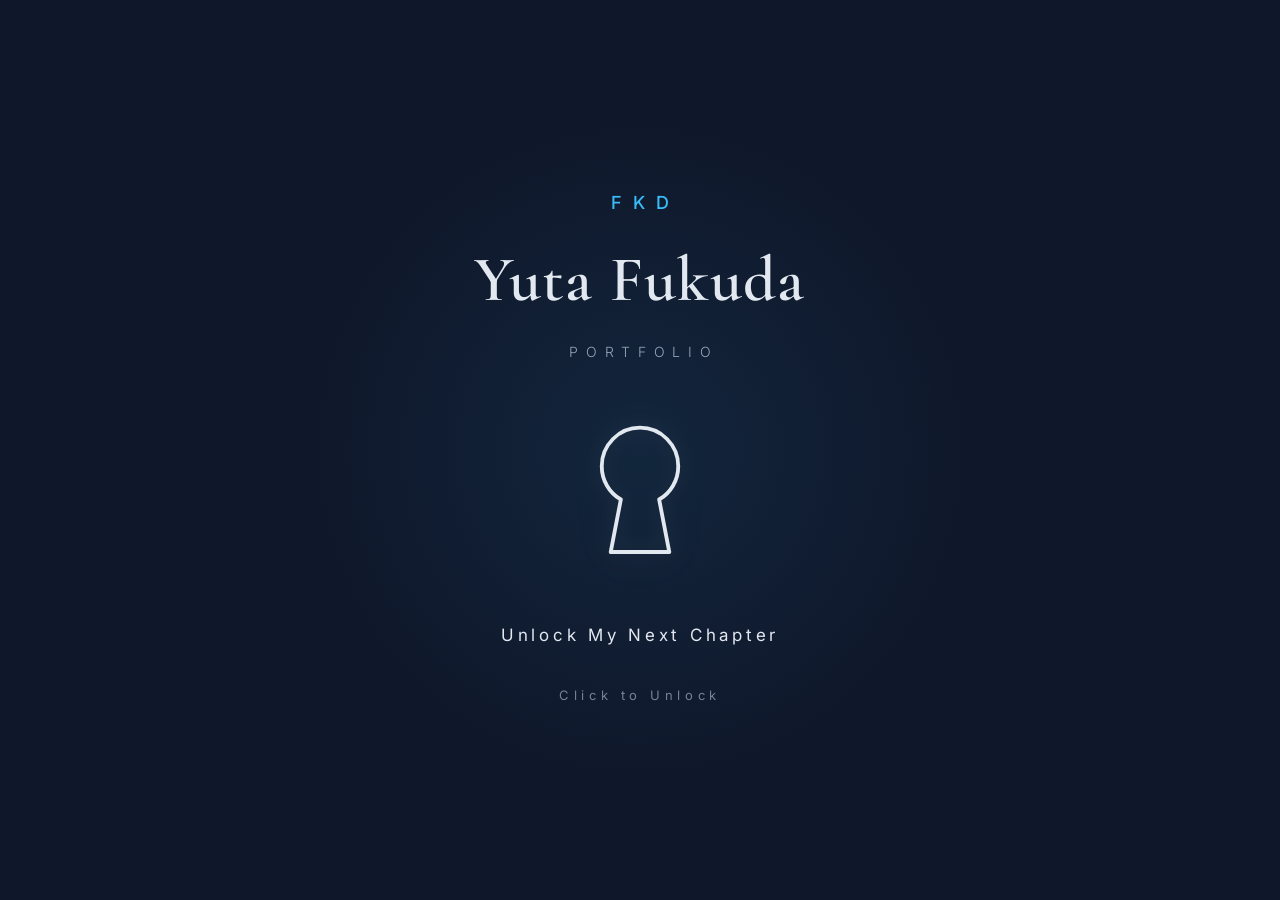
<file: index.html>
<!doctype html>
<html lang="ja">
  <head>
    <meta charset="UTF-8" />

    <meta name="viewport" content="width=device-width, initial-scale=1.0" />

    <title>FKD Portfolio | Yuta Fukuda</title>

    <meta
      name="description"
      content="Yuta Fukudaのポートフォリオサイトです。HTML、CSS、Web制作を学習しています。"
    />

    <!-- Google Fonts -->
    <link rel="preconnect" href="https://fonts.googleapis.com" />

    <link rel="preconnect" href="https://fonts.gstatic.com" crossorigin />

    <link
      href="https://fonts.googleapis.com/css2?family=Cormorant+Garamond:wght@400;600&family=Inter:wght@300;400;500;600;700&family=Noto+Sans+JP:wght@300;400;500;700&display=swap"
      rel="stylesheet"
    />

    <!-- CSS -->
    <link rel="stylesheet" href="css/reset.css" />
    <link rel="stylesheet" href="css/variables.css" />
    <link rel="stylesheet" href="css/base.css" />
    <link rel="stylesheet" href="css/opening.css" />
    <link rel="stylesheet" href="css/header.css" />
    <link rel="stylesheet" href="css/hero.css" />
    <link rel="stylesheet" href="css/about.css" />
    <link rel="stylesheet" href="css/skills.css" />
    <link rel="stylesheet" href="./css/works.css" />
    <link rel="stylesheet" href="./css/contact.css" />
    <link rel="stylesheet" href="./css/footer.css" />
    <link rel="stylesheet" href="css/animation.css" />
    <link rel="stylesheet" href="css/responsive.css" />
  </head>

  <body>
    <!-- Opening -->
    <section class="opening">
      <div class="opening-inner">
        <p class="brand">FKD</p>

        <h1 class="site-title">Yuta Fukuda</h1>

        <p class="portfolio">PORTFOLIO</p>

        <div class="logo-area">
          <a href="portfolio.html" class="keyhole-link">
            <img
              src="images/logo/keyhole.svg"
              alt="FKDの鍵穴ロゴ"
              class="keyhole"
            />
          </a>
        </div>

        <p class="copy">Unlock My Next Chapter</p>

        <a href="portfolio.html" class="unlock"> Click to Unlock </a>
      </div>
    </section>
  </body>
</html>
</file>
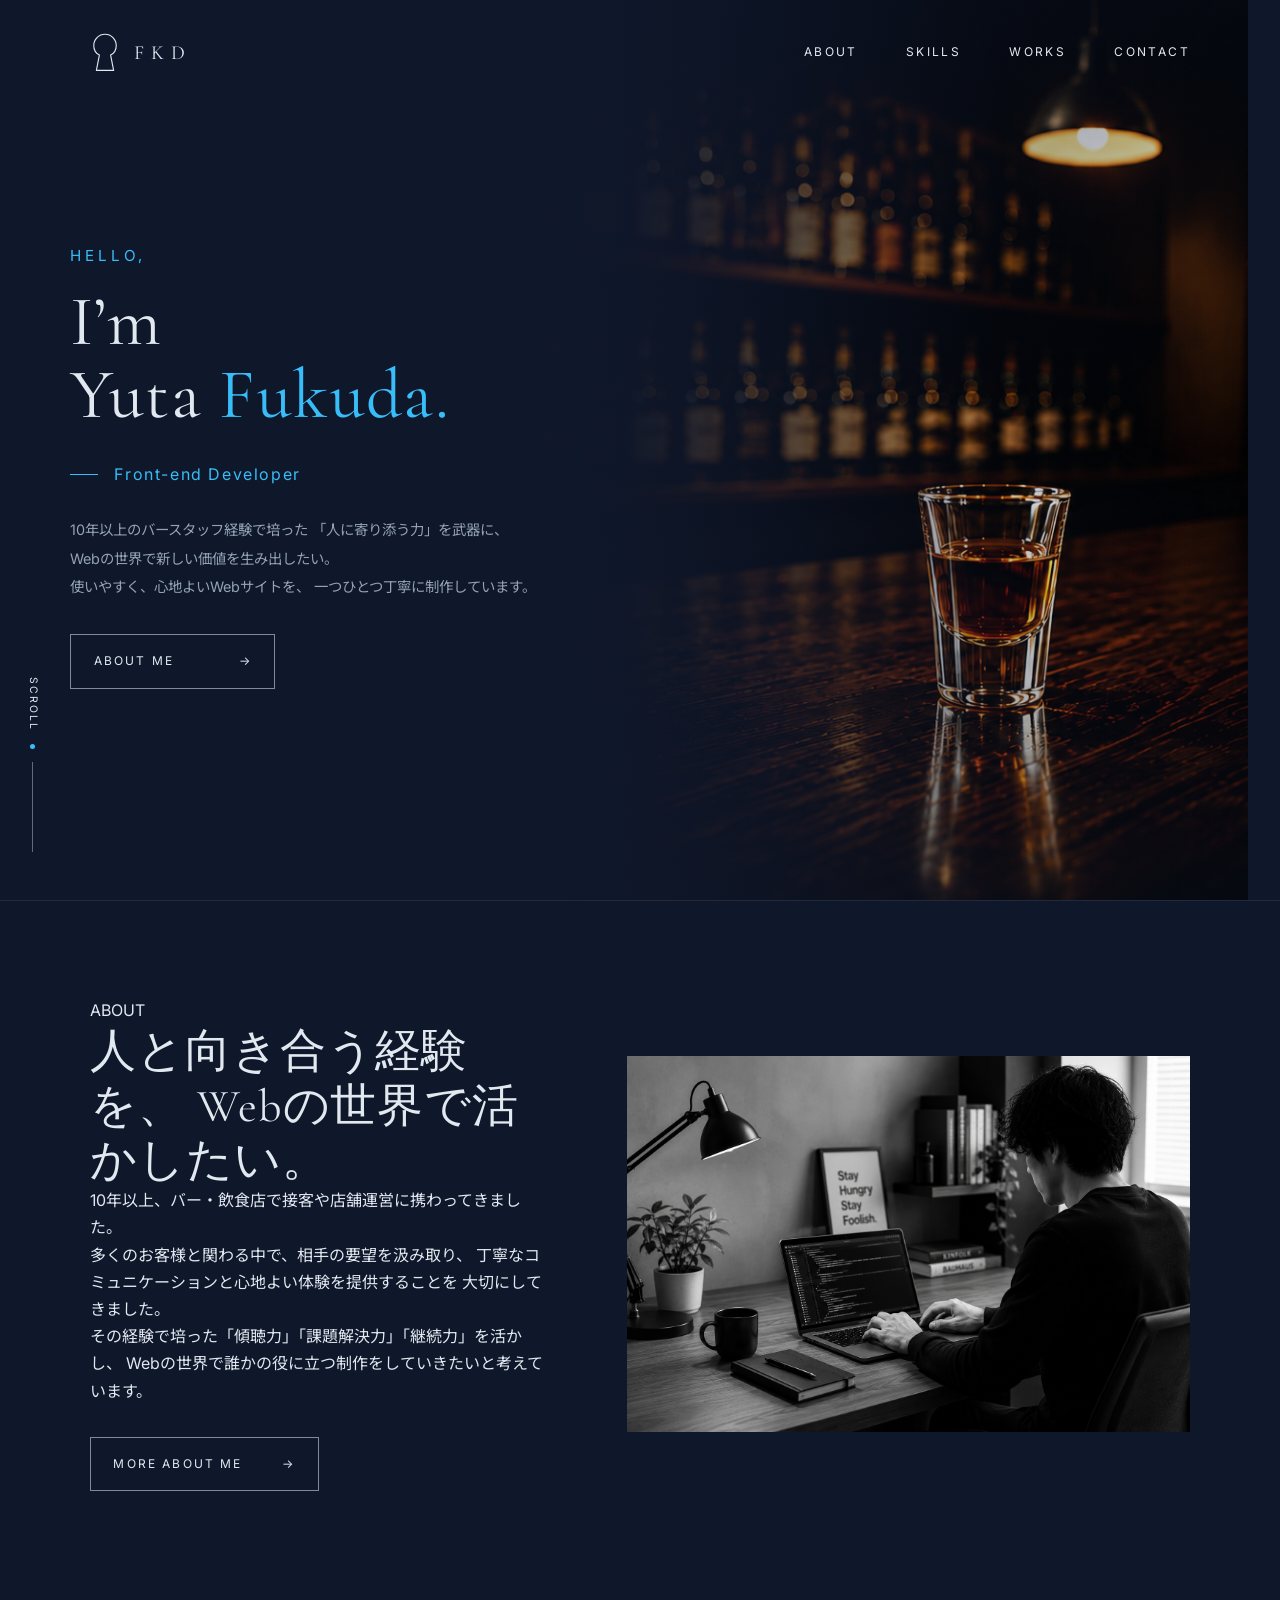
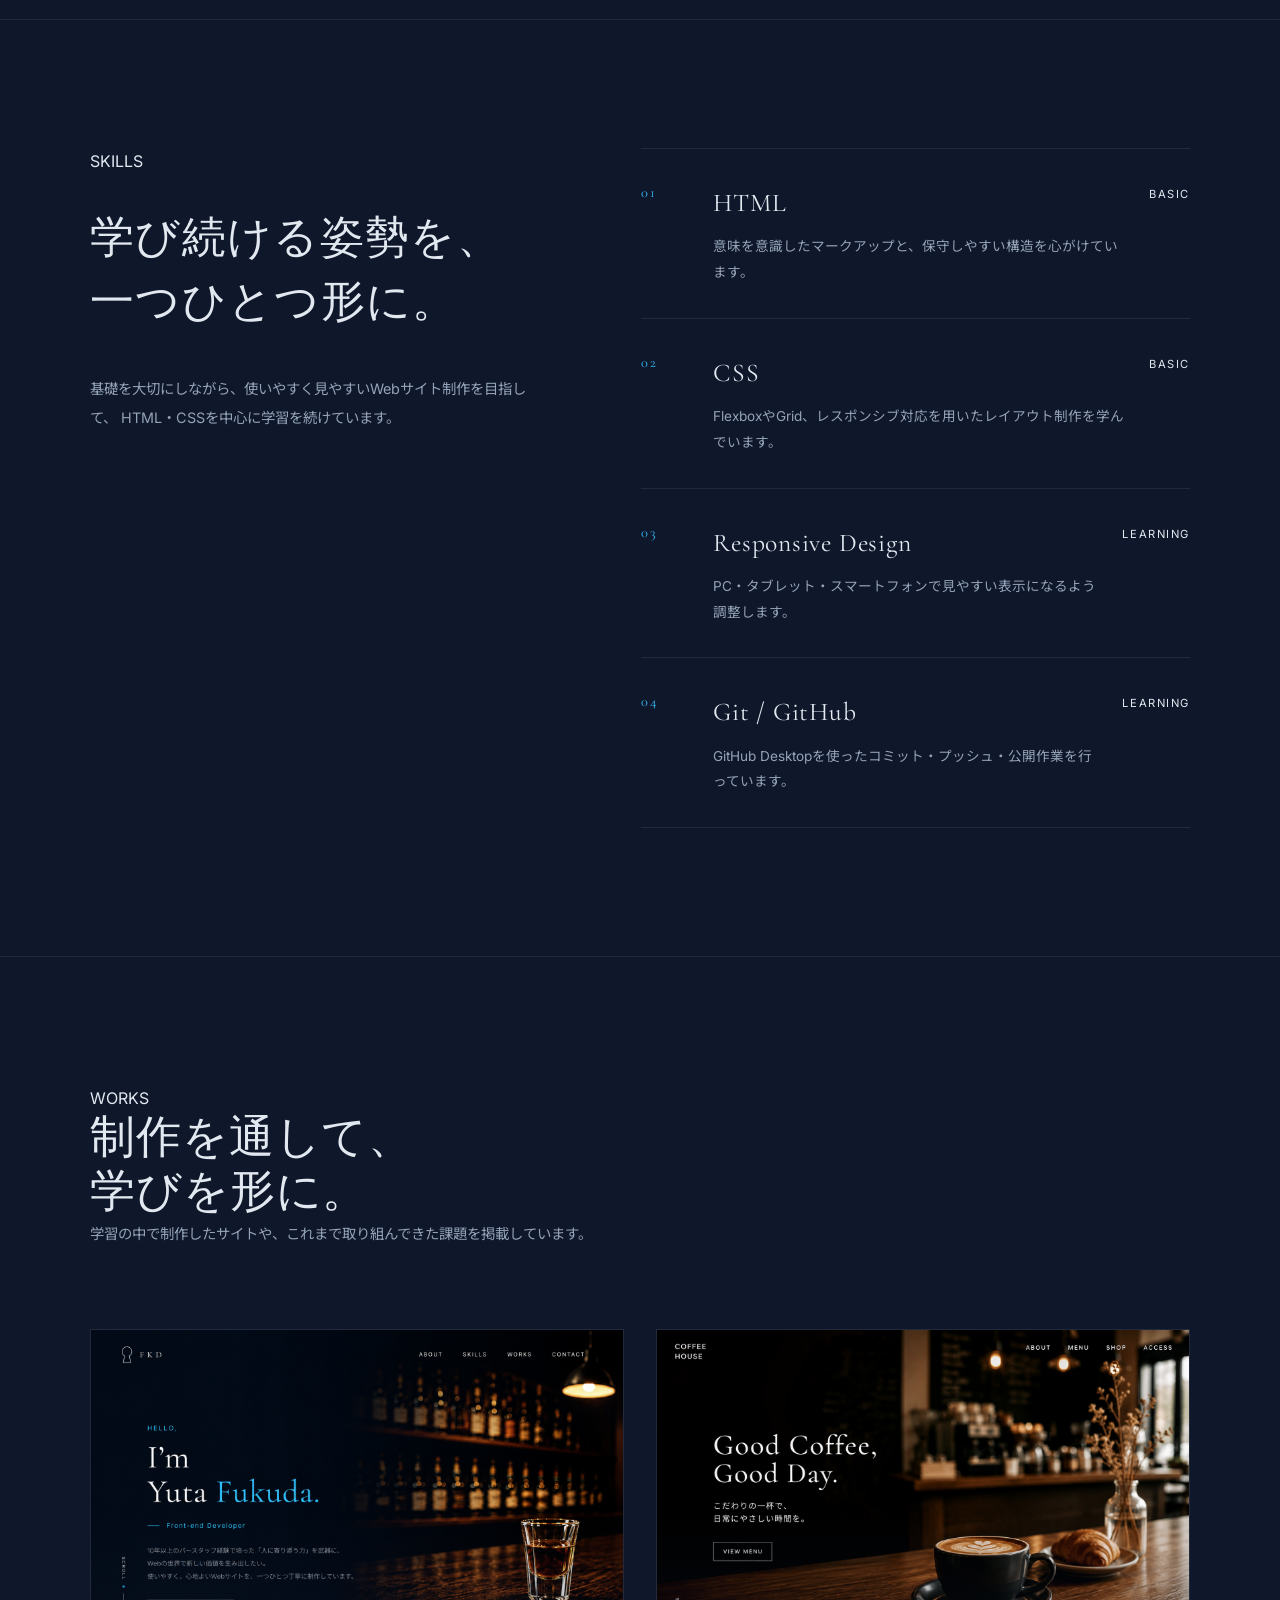
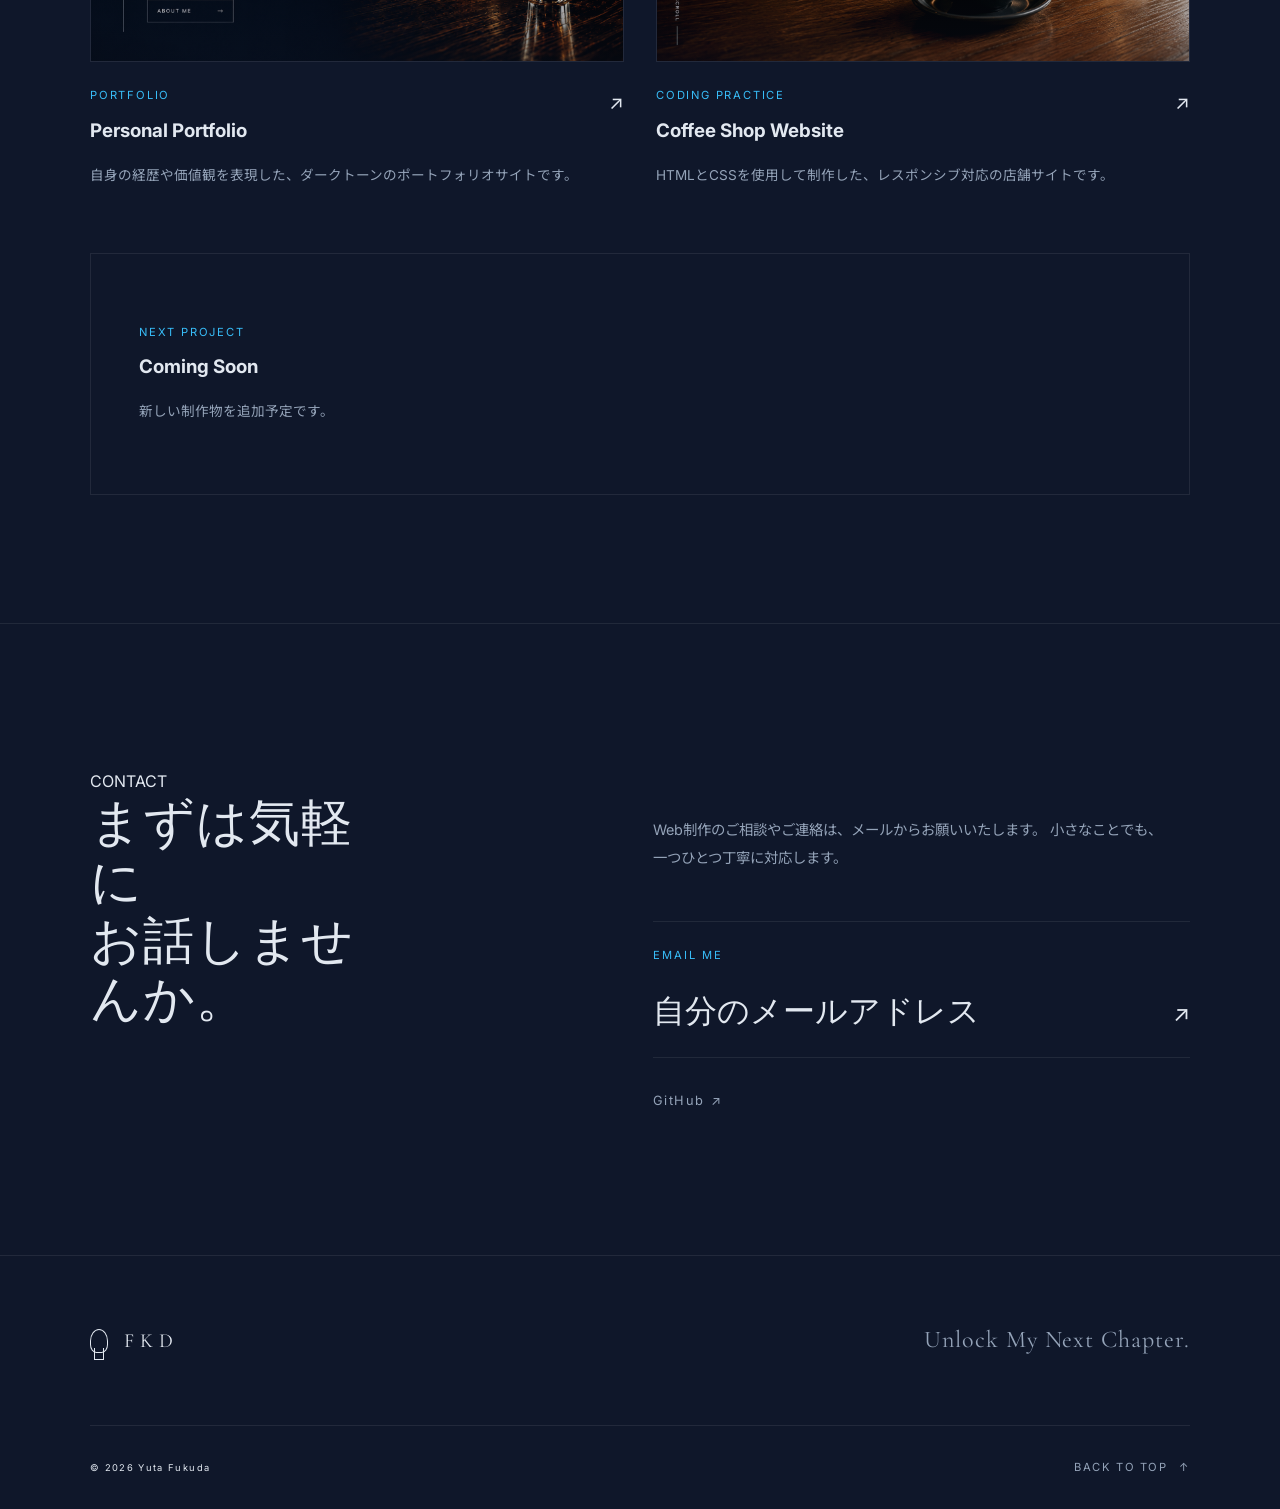
<file: portfolio.html>
<!doctype html>
<html lang="ja">
  <head>
    <meta charset="UTF-8" />

    <meta name="viewport" content="width=device-width, initial-scale=1.0" />

    <title>FKD Portfolio | Yuta Fukuda</title>

    <meta
      name="description"
      content="Yuta Fukudaのポートフォリオサイトです。HTML、CSS、Web制作を学習しています。"
    />

    <!-- Google Fonts -->
    <link rel="preconnect" href="https://fonts.googleapis.com" />

    <link rel="preconnect" href="https://fonts.gstatic.com" crossorigin />

    <link
      href="https://fonts.googleapis.com/css2?family=Cormorant+Garamond:wght@400;600&family=Inter:wght@300;400;500;600;700&family=Noto+Sans+JP:wght@300;400;500;700&display=swap"
      rel="stylesheet"
    />

    <!-- CSS -->
    <link rel="stylesheet" href="css/reset.css" />
    <link rel="stylesheet" href="css/variables.css" />
    <link rel="stylesheet" href="css/base.css" />
    <link rel="stylesheet" href="css/header.css" />
    <link rel="stylesheet" href="css/hero.css" />
    <link rel="stylesheet" href="css/about.css" />
    <link rel="stylesheet" href="css/skills.css" />
    <link rel="stylesheet" href="./css/works.css" />
    <link rel="stylesheet" href="./css/contact.css" />
    <link rel="stylesheet" href="./css/footer.css" />
    <link rel="stylesheet" href="css/animation.css" />
    <link rel="stylesheet" href="css/responsive.css" />
  </head>

  <body>
    <body id="top"></body>
    <!-- Header -->
    <header class="header">
      <div class="header-inner">
        <a href="#top" class="header-logo">
          <img src="images/logo/keyhole.svg" alt="" class="header-logo-image" />

          <span class="header-logo-text">FKD</span>
        </a>

        <nav class="global-nav" aria-label="メインナビゲーション">
          <ul class="global-nav-list">
            <li>
              <a href="#about" class="global-nav-link">ABOUT</a>
            </li>

            <li>
              <a href="#skills" class="global-nav-link">SKILLS</a>
            </li>

            <li>
              <a href="#works" class="global-nav-link">WORKS</a>
            </li>

            <li>
              <a href="#contact" class="global-nav-link">CONTACT</a>
            </li>
          </ul>
        </nav>
      </div>
    </header>

    <!-- Main -->
    <main class="main-content">
      <!-- Hero -->
      <section class="hero">
        <div class="hero-inner">
          <div class="hero-content">
            <p class="hero-intro">HELLO,</p>

            <h2 class="hero-title">
              <span class="hero-title-small">I’m</span>

              <span class="hero-title-name">
                Yuta <strong>Fukuda.</strong>
              </span>
            </h2>

            <p class="hero-role">Front-end Developer</p>

            <div class="hero-description">
              <p>
                10年以上のバースタッフ経験で培った 「人に寄り添う力」を武器に、
              </p>

              <p>Webの世界で新しい価値を生み出したい。</p>

              <p>
                使いやすく、心地よいWebサイトを、
                一つひとつ丁寧に制作しています。
              </p>
            </div>

            <a href="#about" class="button button-outline">
              <span>ABOUT ME</span>
              <span aria-hidden="true">→</span>
            </a>
          </div>

          <div class="hero-image-area">
            <img
              src="images/hero/shot-glass.png"
              alt="暗いバーのカウンターに置かれたショットグラス"
              class="hero-image"
            />
          </div>
        </div>
        <div class="scroll-indicator" aria-hidden="true">
          <span class="scroll-text">SCROLL</span>
          <span class="scroll-dot"></span>
          <span class="scroll-line"></span>
        </div>
      </section>
      <!-- About -->
      <section class="about" id="about">
        <div class="about-inner">
          <div class="about-content">
            <p class="section-label">ABOUT</p>

            <h2 class="about-title">
              <span class="about-title-line">人と向き合う経験を、</span>
              <span class="about-title-line">Webの世界で活かしたい。</span>
            </h2>

            <div class="about-description">
              <p>10年以上、バー・飲食店で接客や店舗運営に携わってきました。</p>

              <p>
                多くのお客様と関わる中で、相手の要望を汲み取り、
                丁寧なコミュニケーションと心地よい体験を提供することを
                大切にしてきました。
              </p>

              <p>
                その経験で培った「傾聴力」「課題解決力」「継続力」を活かし、
                Webの世界で誰かの役に立つ制作をしていきたいと考えています。
              </p>
            </div>

            <a href="#" class="button button-outline">
              <span>MORE ABOUT ME</span>
              <span aria-hidden="true">→</span>
            </a>
          </div>

          <div class="about-image-area">
            <img
              src="images/about/workspace.png"
              alt="ノートパソコンでWeb制作に取り組む様子"
              class="about-image"
            />
          </div>
        </div>
      </section>
      <!-- Skills -->
      <section class="skills" id="skills">
        <div class="skills-inner">
          <div class="skills-heading">
            <p class="section-label">SKILLS</p>

            <h2 class="skills-title">
              <span class="skills-title-line">学び続ける姿勢を、</span>
              <span class="skills-title-line">一つひとつ形に。</span>
            </h2>

            <p class="skills-lead">
              基礎を大切にしながら、使いやすく見やすいWebサイト制作を目指して、
              HTML・CSSを中心に学習を続けています。
            </p>
          </div>

          <div class="skills-list">
            <article class="skill-item">
              <div class="skill-number">01</div>

              <div class="skill-content">
                <h3 class="skill-name">HTML</h3>
                <p class="skill-description">
                  意味を意識したマークアップと、保守しやすい構造を心がけています。
                </p>
              </div>

              <p class="skill-level">Basic</p>
            </article>

            <article class="skill-item">
              <div class="skill-number">02</div>

              <div class="skill-content">
                <h3 class="skill-name">CSS</h3>
                <p class="skill-description">
                  FlexboxやGrid、レスポンシブ対応を用いたレイアウト制作を学んでいます。
                </p>
              </div>

              <p class="skill-level">Basic</p>
            </article>

            <article class="skill-item">
              <div class="skill-number">03</div>

              <div class="skill-content">
                <h3 class="skill-name">Responsive Design</h3>
                <p class="skill-description">
                  PC・タブレット・スマートフォンで見やすい表示になるよう調整します。
                </p>
              </div>

              <p class="skill-level">Learning</p>
            </article>

            <article class="skill-item">
              <div class="skill-number">04</div>

              <div class="skill-content">
                <h3 class="skill-name">Git / GitHub</h3>
                <p class="skill-description">
                  GitHub
                  Desktopを使ったコミット・プッシュ・公開作業を行っています。
                </p>
              </div>

              <p class="skill-level">Learning</p>
            </article>
          </div>
        </div>
      </section>
      <!-- Works -->
      <section class="works" id="works">
        <div class="works-inner">
          <div class="works-heading">
            <p class="section-label">WORKS</p>

            <h2 class="works-title">
              制作を通して、<br />
              学びを形に。
            </h2>

            <p class="works-lead">
              学習の中で制作したサイトや、これまで取り組んできた課題を掲載しています。
            </p>
          </div>

          <div class="works-list">
            <article class="work-card">
              <a href="#" class="work-link">
                <div class="work-image-area">
                  <img
                    src="images/works/portfolio.jpg"
                    alt="ポートフォリオサイト"
                    class="work-image"
                  />
                </div>

                <div class="work-info">
                  <div>
                    <p class="work-category">PORTFOLIO</p>
                    <h3 class="work-title">Personal Portfolio</h3>
                  </div>

                  <span class="work-arrow" aria-hidden="true">↗</span>
                </div>

                <p class="work-description">
                  自身の経歴や価値観を表現した、ダークトーンのポートフォリオサイトです。
                </p>
              </a>
            </article>

            <article class="work-card">
              <a href="#" class="work-link">
                <div class="work-image-area">
                  <img
                    src="images/works/coffee.jpg"
                    alt="コーヒーショップのWebサイト"
                    class="work-image"
                  />
                </div>

                <div class="work-info">
                  <div>
                    <p class="work-category">CODING PRACTICE</p>
                    <h3 class="work-title">Coffee Shop Website</h3>
                  </div>

                  <span class="work-arrow" aria-hidden="true">↗</span>
                </div>

                <p class="work-description">
                  HTMLとCSSを使用して制作した、レスポンシブ対応の店舗サイトです。
                </p>
              </a>
            </article>

            <article class="work-card work-card-coming">
              <div class="work-coming-inner">
                <p class="work-category">NEXT PROJECT</p>
                <h3 class="work-title">Coming Soon</h3>
                <p class="work-description">新しい制作物を追加予定です。</p>
              </div>
            </article>
          </div>
        </div>
      </section>
      <!-- Contact -->
      <section class="contact" id="contact">
        <div class="contact-inner">
          <div class="contact-heading">
            <p class="section-label">CONTACT</p>

            <h2 class="contact-title">
              <span class="contact-title-line">まずは気軽に</span>
              <span class="contact-title-line">お話しませんか。</span>
            </h2>
          </div>

          <div class="contact-content">
            <p class="contact-message">
              Web制作のご相談やご連絡は、メールからお願いいたします。
              小さなことでも、一つひとつ丁寧に対応します。
            </p>

            <a href="mailto:あなたのメールアドレス" class="contact-mail">
              <span class="contact-mail-label">EMAIL ME</span>

              <span class="contact-mail-address"> 自分のメールアドレス </span>

              <span class="contact-arrow" aria-hidden="true">↗</span>
            </a>

            <div class="contact-links">
              <a
                href="https://github.com/Fkd48yu"
                target="_blank"
                rel="noopener noreferrer"
              >
                GitHub
                <span aria-hidden="true">↗</span>
              </a>
            </div>
          </div>
        </div>
      </section>
    </main>
    <footer class="footer">
      <div class="footer-inner">
        <div class="footer-brand">
          <a href="#top" class="footer-logo">
            <span class="footer-logo-mark" aria-hidden="true"></span>
            <span>FKD</span>
          </a>

          <p class="footer-concept">Unlock My Next Chapter.</p>
        </div>

        <div class="footer-bottom">
          <p class="footer-copy">
            <small>&copy; 2026 Yuta Fukuda</small>
          </p>

          <a href="#top" class="footer-back-top">
            BACK TO TOP
            <span aria-hidden="true">↑</span>
          </a>
        </div>
      </div>
    </footer>
  </body>
</html>
</file>
<file: css/variables.css>
/* ==================================================
   Design Variables
================================================== */

:root {
  /* Background */
  --bg-main: #0f172a;
  --bg-surface: #1e293b;

  /* Text */
  --text-main: #e2e8f0;
  --text-sub: #94a3b8;

  /* Accent */
  --accent: #38bdf8;
  --gold: #f59e0b;

  /* Border */
  --border: rgba(255, 255, 255, 0.08);

  /* Font */
  --font-serif: "Cormorant Garamond", serif;
  --font-sans: "Inter", "Noto Sans JP", sans-serif;

  /* Layout */
  --content-width: 1200px;
  --inner-width: 1100px;

  /* Spacing */
  --space-xs: 8px;
  --space-sm: 16px;
  --space-md: 24px;
  --space-lg: 40px;
  --space-xl: 64px;
  --space-2xl: 96px;
  --space-section: 160px;

  /* Animation */
  --duration-fast: 0.3s;
  --duration-normal: 0.5s;
}
</file>
<file: css/base.css>
/* ==================================================
   Base
================================================== */

body {
  min-height: 100vh;
  overflow-x: hidden;

  background: radial-gradient(circle at top, #1b2942 0%, var(--bg-main) 60%);
  color: var(--text-main);

  font-family: var(--font-sans);
  font-size: 16px;
  line-height: 1.7;

  -webkit-font-smoothing: antialiased;
  text-rendering: optimizeLegibility;
}

/* ==================================================
   Main Layout
================================================== */

main {
  width: 100%;
}

.container {
  width: min(100% - 4rem, var(--inner-width));
  margin-inline: auto;
}

.section {
  padding-block: var(--space-section);
}

/* ==================================================
   Common Typography
================================================== */

.section-title {
  font-family: var(--font-serif);
  font-size: 4rem;
  font-weight: 600;
  line-height: 1.1;
  letter-spacing: 0.08em;
}

.section-text {
  color: var(--text-sub);
  line-height: 2;
}
</file>
<file: css/opening.css>
/* ==================================================
   Opening
================================================== */

.opening {
  position: relative;

  display: flex;
  align-items: center;
  justify-content: center;

  min-height: 100svh;
  overflow: hidden;
  isolation: isolate;

  padding: clamp(2rem, 5vh, 4rem) 1.5rem;

  background-color: var(--bg-main);
}

.opening-inner {
  position: relative;
  z-index: 1;

  display: flex;
  flex-direction: column;
  align-items: center;
  justify-content: center;
  gap: 1rem;

  width: min(700px, 100%);
  text-align: center;
}

/* ==================================================
   Background Glow
================================================== */

.opening::before {
  content: "";

  position: absolute;
  top: 50%;
  left: 50%;
  z-index: -1;

  width: min(700px, 90vw);
  aspect-ratio: 1;

  border-radius: 50%;

  background: radial-gradient(
    circle,
    rgba(56, 189, 248, 0.09) 0%,
    rgba(56, 189, 248, 0.04) 38%,
    transparent 70%
  );

  transform: translate(-50%, -50%);

  pointer-events: none;
}

/* ==================================================
   Brand
================================================== */

.brand {
  margin-bottom: 18px;

  color: var(--accent);

  font-size: 1.125rem;
  font-weight: 500;
  line-height: 1;
  letter-spacing: 0.6em;
  text-indent: 0.6em;
}

/* ==================================================
   Site Title
================================================== */

.site-title {
  margin-bottom: 16px;

  font-family: var(--font-serif);
  font-size: clamp(3rem, 6vw, 4rem);
  font-weight: 600;
  line-height: 1.05;
  letter-spacing: 0.02em;
}

/* ==================================================
   Portfolio Label
================================================== */

.portfolio {
  margin-bottom: clamp(2.5rem, 5vh, 4rem);

  color: var(--text-sub);

  font-size: 0.875rem;
  font-weight: 300;
  line-height: 1;
  letter-spacing: 0.55em;
  text-indent: 0.55em;
}

/* ==================================================
   Logo Area
================================================== */

.logo-area {
  display: flex;
  align-items: center;
  justify-content: center;

  margin-bottom: clamp(2.5rem, 5vh, 4rem);
}

/* ==================================================
   Keyhole
================================================== */

.keyhole-link {
  display: inline-block;
  text-decoration: none;
}

.keyhole {
  display: block;

  width: clamp(90px, 8vw, 125px);
  height: auto;

  cursor: pointer;
  transform-origin: center 60%;

  filter: drop-shadow(0 0 10px rgba(226, 232, 240, 0.12))
    drop-shadow(0 0 24px rgba(56, 189, 248, 0.08));

  transition:
    transform 0.45s cubic-bezier(0.22, 1, 0.36, 1),
    filter 0.35s ease;
}

.keyhole-link:hover .keyhole {
  transform: scale(1.05) rotate(20deg);

  filter: drop-shadow(0 0 10px rgba(56, 189, 248, 0.6))
    drop-shadow(0 0 28px rgba(56, 189, 248, 0.35));
}
/* ==================================================
   Copy
================================================== */

.copy {
  margin: 0 0 1.25rem;

  color: var(--text-main);

  font-size: 1.0625rem;
  font-weight: 400;
  line-height: 1.6;
  letter-spacing: 0.22em;
}

/* ==================================================
   Unlock
================================================== */

.unlock {
  display: inline-block;

  color: var(--text-sub);

  font-size: 0.8125rem;
  line-height: 1.6;
  letter-spacing: 0.35em;
  text-decoration: none;

  opacity: 0.75;

  transition:
    color 0.3s ease,
    opacity 0.3s ease,
    transform 0.3s ease;
}

.unlock:hover {
  color: var(--accent);
  opacity: 1;
  transform: translateY(-2px);
}

.unlock:focus-visible {
  outline: 1px solid var(--accent);
  outline-offset: 0.5rem;
}
</file>
<file: css/header.css>
.header {
  position: absolute;
  top: 0;
  left: 0;
  z-index: 10;

  width: 100%;
  padding: 2rem 0;
}

.header-inner {
  display: flex;
  align-items: center;
  justify-content: space-between;

  width: min(100% - 4rem, var(--inner-width));
  margin-inline: auto;
}

.header-logo {
  display: inline-flex;
  align-items: center;
  gap: 0.9rem;

  color: var(--text-main);
  text-decoration: none;
}

.header-logo-image {
  width: 30px;
  height: auto;
}

.header-logo-text {
  font-family: var(--font-serif);
  font-size: 1.25rem;
  letter-spacing: 0.35em;
}

.global-nav-list {
  display: flex;
  align-items: center;
  gap: 3rem;

  margin: 0;
  padding: 0;

  list-style: none;
}

.global-nav-link {
  position: relative;

  display: inline-block;
  padding: 0.5rem 0;

  color: var(--text-main);
  font-family: var(--font-sans);
  font-size: 0.75rem;
  letter-spacing: 0.2em;
  text-decoration: none;

  transition:
    color var(--duration-fast) ease,
    opacity var(--duration-fast) ease;
}

.global-nav-link::after {
  content: "";

  position: absolute;
  right: 0;
  bottom: 0;
  left: 0;

  width: 0;
  height: 1px;
  margin-inline: auto;

  background-color: var(--accent);

  transition: width var(--duration-fast) ease;
}

.global-nav-link:hover,
.global-nav-link:focus-visible {
  color: var(--accent);
}

.global-nav-link:hover::after,
.global-nav-link:focus-visible::after {
  width: 100%;
}
</file>
<file: css/hero.css>
.hero {
  position: relative;

  min-height: 100vh;
  overflow: hidden;

  background-color: var(--bg-main);
}

.hero-inner {
  position: relative;

  display: grid;
  grid-template-columns: minmax(0, 1fr) minmax(420px, 0.9fr);
  align-items: center;

  min-height: 100vh;
  width: min(calc(100% - 4rem), 1440px);
  margin-inline: auto;

  padding-top: 6rem;
  padding-bottom: 4rem;
}

.hero-content {
  position: relative;
  z-index: 2;

  padding-left: clamp(1rem, 3vw, 3rem);
  padding-right: clamp(1.5rem, 3vw, 3rem);
}

.hero-intro {
  margin-bottom: 1.25rem;

  color: var(--accent);
  font-size: 0.95rem;
  letter-spacing: 0.25em;
}

.hero-title {
  margin: 0;

  color: var(--text-main);
  font-family: var(--font-serif);
  font-weight: 400;
  line-height: 0.95;
}

.hero-title-small,
.hero-title-name {
  display: block;
  font-size: clamp(3.5rem, 4.5vw, 5.5rem);
}

.hero-title-small {
  margin-bottom: 0.35rem;

  font-size: clamp(3.5rem, 5.5vw, 5.5rem);
}

.hero-title-name {
  font-size: clamp(3.5rem, 5.5vw, 5.5rem);
  letter-spacing: 0.02em;
  white-space: nowrap;
}

.hero-title-name strong {
  color: var(--accent);
  font-weight: 400;
}

.hero-role {
  display: flex;
  align-items: center;
  gap: 1rem;

  margin-top: 2rem;

  color: var(--accent);
  font-size: 1rem;
  letter-spacing: 0.1em;
}

.hero-role::before {
  content: "";

  width: 28px;
  height: 1px;

  background-color: currentColor;
}

.hero-description {
  margin-top: 1.75rem;

  color: var(--text-sub);
  font-size: 0.9rem;
  line-height: 2;
}

.hero-description p {
  margin: 0;
}

.button {
  display: inline-flex;
  align-items: center;
  justify-content: space-between;
  gap: 2.5rem;

  min-width: 205px;
  margin-top: 2rem;
  padding: 1rem 1.4rem;

  color: var(--text-main);
  font-size: 0.75rem;
  letter-spacing: 0.18em;
  text-decoration: none;

  transition:
    color var(--duration-fast) ease,
    border-color var(--duration-fast) ease,
    background-color var(--duration-fast) ease;
}

.button-outline {
  border: 1px solid rgba(226, 232, 240, 0.55);
}

.button-outline:hover,
.button-outline:focus-visible {
  color: var(--bg-main);
  border-color: var(--accent);
  background-color: var(--accent);
}

.hero-image-area {
  position: absolute;
  top: 0;
  right: 0;
  bottom: 0;
  z-index: 0;

  width: clamp(760px, 58vw, 1150px);
}

.hero-image-area::before {
  content: "";

  position: absolute;
  inset: 0;
  z-index: 1;

  background:
    linear-gradient(
      90deg,
      var(--bg-main) 0%,
      rgba(15, 23, 42, 0.98) 18%,
      rgba(15, 23, 42, 0.75) 35%,
      rgba(15, 23, 42, 0.18) 68%,
      rgba(15, 23, 42, 0.05) 100%
    ),
    linear-gradient(
      180deg,
      rgba(15, 23, 42, 0.3) 0%,
      rgba(15, 23, 42, 0) 50%,
      rgba(15, 23, 42, 0.35) 100%
    );
}

.hero-image {
  display: block;

  width: 100%;
  height: 100%;

  object-fit: cover;
  object-position: right center;
}

.scroll-indicator {
  position: absolute;
  bottom: 3rem;
  left: 1.5rem;

  z-index: 2;

  display: flex;
  flex-direction: column;
  align-items: center;
}

.scroll-text {
  writing-mode: vertical-rl;

  color: var(--text-main);
  font-size: 0.65rem;
  letter-spacing: 0.2em;
}

.scroll-dot {
  width: 5px;
  height: 5px;
  margin-top: 0.8rem;

  border-radius: 50%;
  background-color: var(--accent);
}

.scroll-line {
  width: 1px;
  height: 90px;
  margin-top: 0.8rem;

  background-color: rgba(226, 232, 240, 0.4);
}
.hero::after {
  content: "";

  position: absolute;
  right: 0;
  bottom: 0;
  left: 0;
  z-index: 1;

  height: 8rem;

  background: linear-gradient(to bottom, transparent, var(--section-surface));

  pointer-events: none;
}
</file>
<file: css/about.css>
/* ==================================================
   About
================================================== */

.about {
  position: relative;
  padding-block: 6rem 8rem;

  border-top: 1px solid var(--border);
  background: var(--bg-main);
}

.about-inner {
  display: grid;
  grid-template-columns: minmax(0, 0.9fr) minmax(0, 1.1fr);
  align-items: center;
  gap: clamp(3rem, 6vw, 6rem);

  width: min(100% - 4rem, var(--inner-width));
  margin-inline: auto;
}

.about-title {
  margin: 0;

  color: var(--text-main);
  font-family: var(--font-serif);
  font-size: clamp(2.7rem, 3.6vw, 4rem);
  font-weight: 400;
  line-height: 1.18;
  letter-spacing: 0.02em;
}

.about-image-area {
  position: relative;

  width: 100%;
  aspect-ratio: 3 / 2;
  overflow: hidden;
}
</file>
<file: css/skills.css>
/* ==================================================
   Skills
================================================== */

.skills {
  padding-top: 12rem;
  padding-bottom: 8rem;
  position: relative;

  padding-block: 8rem;

  border-top: 1px solid var(--border);
  background: var(--bg-main);
}

.skills-inner {
  display: grid;
  grid-template-columns: minmax(0, 0.9fr) minmax(0, 1.1fr);
  align-items: start;
  gap: clamp(4rem, 8vw, 8rem);

  width: min(100% - 4rem, var(--inner-width));
  margin-inline: auto;
}

.skills-heading {
  position: sticky;
  top: 8rem;
  align-self: start;
}

.skills-heading .section-label {
  margin-bottom: 2rem;
}

.skills-title {
  margin: 0;

  color: var(--text-main);
  font-family: var(--font-serif);
  font-size: clamp(2.75rem, 3.4vw, 4rem);
  font-weight: 400;
  line-height: 1.45;
  letter-spacing: 0.03em;
}

.skills-title-line {
  display: block;
  white-space: nowrap;
}

.skills-lead {
  max-width: 28rem;
  margin-top: var(--space-lg);

  color: var(--text-sub);
  font-size: 0.9rem;
  line-height: 2;
}

.skills-list {
  border-top: 1px solid var(--border);
}

.skill-item {
  display: grid;
  grid-template-columns: 3rem minmax(0, 1fr) auto;
  align-items: start;
  gap: 1.5rem;

  padding-block: 2rem;

  border-bottom: 1px solid var(--border);
}

.skill-number {
  color: var(--accent);
  font-family: var(--font-serif);
  font-size: 0.9rem;
  letter-spacing: 0.1em;
}

.skill-name {
  margin: 0;

  color: var(--text-main);
  font-family: var(--font-serif);
  font-size: clamp(1.5rem, 2vw, 2rem);
  font-weight: 400;
  letter-spacing: 0.03em;
}

.skill-description {
  max-width: 32rem;
  margin: 0.6rem 0 0;

  color: var(--text-sub);
  font-size: 0.85rem;
  line-height: 1.9;
}

.skill-level {
  margin: 0;
  padding-top: 0.25rem;

  color: var(--secondary);
  font-size: 0.7rem;
  letter-spacing: 0.14em;
  text-transform: uppercase;
}
</file>
<file: css/works.css>
/* ==================================================
   Works
================================================== */

.works {
  position: relative;
  padding-block: 8rem;

  border-top: 1px solid var(--border);
  background-color: var(--bg-main);
}

.works-inner {
  width: min(100% - 4rem, var(--inner-width));
  margin-inline: auto;
}

.works-heading {
  display: flex;
  flex-direction: column;
  align-items: flex-start;

  max-width: 48rem;

  margin-bottom: 5rem;
}

.works-lead {
  max-width: 38rem;

  margin: 0;

  color: var(--text-sub);
  font-size: 0.9rem;
  line-height: 2;
}

.works-list {
  display: grid;
  grid-template-columns: repeat(2, minmax(0, 1fr));
  gap: 4rem 2rem;
}

.work-card {
  min-width: 0;
}

.work-card:nth-child(3) {
  grid-column: 1 / -1;
}

.work-link {
  display: block;
  color: inherit;
  text-decoration: none;
}

.work-image-area {
  position: relative;

  aspect-ratio: 16 / 10;
  overflow: hidden;

  border: 1px solid var(--border);
  background-color: var(--surface);
}

.work-image-area::after {
  content: "";

  position: absolute;
  inset: 0;

  background: linear-gradient(180deg, transparent 55%, rgba(15, 23, 42, 0.35));

  pointer-events: none;
}

.work-image {
  display: block;

  width: 100%;
  height: 100%;

  object-fit: cover;
  transition:
    transform 0.6s ease,
    filter 0.6s ease;
}

.work-info {
  display: flex;
  justify-content: space-between;
  align-items: flex-start;
  gap: 2rem;

  margin-top: 1.5rem;
}

.work-category {
  margin: 0 0 0.6rem;

  color: var(--accent);
  font-size: 0.7rem;
  letter-spacing: 0.16em;
}

.works-title {
  margin: 0;

  color: var(--text-main);
  font-family: var(--font-serif);
  font-size: clamp(2.5rem, 3.5vw, 4rem);
  font-weight: 400;
  line-height: 1.2;
  letter-spacing: 0.02em;
}

.work-arrow {
  flex-shrink: 0;

  color: var(--text-main);
  font-size: 1.2rem;

  transition: transform 0.3s ease;
}

.work-description {
  max-width: 36rem;
  margin: 1rem 0 0;

  color: var(--text-sub);
  font-size: 0.85rem;
  line-height: 1.9;
}

.work-link:hover .work-image {
  transform: scale(1.04);
  filter: brightness(0.85);
}

.work-link:hover .work-arrow {
  transform: translate(0.25rem, -0.25rem);
}

.work-card-coming {
  min-height: 240px;
  border: 1px solid var(--border);
  background:
    radial-gradient(
      circle at 80% 30%,
      rgba(56, 189, 248, 0.08),
      transparent 35%
    ),
    var(--surface);
}

.work-coming-inner {
  display: flex;
  flex-direction: column;
  justify-content: center;

  min-height: 240px;
  padding: 3rem;
}
</file>
<file: css/contact.css>
/* ==================================================
   Contact
================================================== */

.contact {
  position: relative;
  padding-block: 9rem;

  border-top: 1px solid var(--border);
  background:
    radial-gradient(
      circle at 80% 30%,
      rgba(56, 189, 248, 0.08),
      transparent 35%
    ),
    var(--surface);
}

.contact-inner {
  display: grid;
  grid-template-columns: minmax(0, 0.95fr) minmax(0, 1.05fr);
  align-items: start;
  gap: clamp(3rem, 6vw, 7rem);

  width: min(calc(100% - 4rem), var(--inner-width));
  margin-inline: auto;
}

.contact-title {
  max-width: 12ch;
  margin: 0;

  color: var(--text-main);
  font-family: var(--font-serif);
  font-size: clamp(2.8rem, 4vw, 4.8rem);
  font-weight: 400;
  line-height: 1.15;
  letter-spacing: 0.02em;
}

.contact-title-line {
  display: block;
  white-space: normal;
}

.contact-content {
  min-width: 0;
  padding-top: 3rem;
}

.contact-message {
  max-width: 32rem;
  margin: 0;

  color: var(--text-sub);
  font-size: 0.9rem;
  line-height: 2;
}

.contact-mail {
  display: grid;
  grid-template-columns: minmax(0, 1fr) auto;
  align-items: end;
  gap: clamp(1rem, 2vw, 2rem);

  min-width: 0;
  margin-top: 3rem;
  padding-block: 1.5rem;

  color: inherit;
  text-decoration: none;

  border-top: 1px solid var(--border);
  border-bottom: 1px solid var(--border);
}

.contact-mail-label {
  grid-column: 1 / -1;

  color: var(--accent);
  font-size: 0.7rem;
  letter-spacing: 0.18em;
}

.contact-mail-address {
  overflow-wrap: anywhere;
  min-width: 0;
  color: var(--text-main);
  font-family: var(--font-serif);
  font-size: clamp(1.5rem, 2.5vw, 2.5rem);
  line-height: 1.3;
}

.contact-arrow {
  color: var(--text-main);
  font-size: 1.4rem;

  transition: transform 0.3s ease;
}

.contact-mail:hover .contact-arrow {
  transform: translate(0.3rem, -0.3rem);
}

.contact-links {
  display: flex;
  gap: 2rem;

  margin-top: 2rem;
}

.contact-links a {
  position: relative;

  color: var(--text-sub);
  font-size: 0.8rem;
  letter-spacing: 0.12em;
  text-decoration: none;

  transition: color 0.3s ease;
}

.contact-links a::after {
  content: "";

  position: absolute;
  right: 0;
  bottom: -0.4rem;
  left: 0;

  height: 1px;

  background-color: var(--accent);
  transform: scaleX(0);
  transform-origin: right;
  transition: transform 0.3s ease;
}

.contact-links a:hover {
  color: var(--text-main);
}

.contact-links a:hover::after {
  transform: scaleX(1);
  transform-origin: left;
}
.contact-heading,
.contact-content {
  min-width: 0;
}
</file>
<file: css/footer.css>
/* ==================================================
   Footer
================================================== */

.footer {
  padding-block: 4rem 2rem;

  border-top: 1px solid var(--border);
  background-color: var(--bg-main);
}

.footer-inner {
  width: min(100% - 4rem, var(--inner-width));
  margin-inline: auto;
}

.footer-brand {
  display: flex;
  justify-content: space-between;
  align-items: center;
  gap: 2rem;

  padding-bottom: 4rem;
}

.footer-logo {
  display: inline-flex;
  align-items: center;
  gap: 1rem;

  color: var(--text-main);
  font-family: var(--font-serif);
  font-size: 1.25rem;
  letter-spacing: 0.3em;
  text-decoration: none;
}

.footer-logo-mark {
  position: relative;

  width: 18px;
  height: 24px;

  border: 1px solid currentColor;
  border-radius: 50% 50% 35% 35%;
}

.footer-logo-mark::after {
  content: "";

  position: absolute;
  left: 50%;
  bottom: -8px;

  width: 10px;
  height: 12px;

  border-right: 1px solid currentColor;
  border-bottom: 1px solid currentColor;
  border-left: 1px solid currentColor;

  transform: translateX(-50%);
}

.footer-concept {
  margin: 0;

  color: var(--text-sub);
  font-family: var(--font-serif);
  font-size: clamp(1.1rem, 2vw, 1.5rem);
  letter-spacing: 0.04em;
}

.footer-bottom {
  display: flex;
  justify-content: space-between;
  align-items: center;
  gap: 2rem;

  padding-top: 2rem;

  border-top: 1px solid var(--border);
}

.footer-copy {
  margin: 0;

  color: var(--secondary);
  font-size: 0.7rem;
  letter-spacing: 0.12em;
}

.footer-back-top {
  display: inline-flex;
  align-items: center;
  gap: 0.75rem;

  color: var(--text-sub);
  font-size: 0.7rem;
  letter-spacing: 0.14em;
  text-decoration: none;

  transition: color 0.3s ease;
}

.footer-back-top span {
  transition: transform 0.3s ease;
}

.footer-back-top:hover {
  color: var(--accent);
}

.footer-back-top:hover span {
  transform: translateY(-0.25rem);
}
</file>
<file: css/animation.css>
/* ==================================================
   Opening Fade
================================================== */

.opening-inner {
  animation: opening-fade 1.2s ease both;
}

@keyframes opening-fade {
  from {
    opacity: 0;
    transform: translateY(14px);
  }

  to {
    opacity: 1;
    transform: translateY(0);
  }
}

/* ==================================================
   Keyhole Float
================================================== */

.keyhole-motion {
  animation: keyhole-float 4s ease-in-out infinite;
}

@keyframes keyhole-float {
  0%,
  100% {
    transform: translateY(0);
  }

  50% {
    transform: translateY(-8px);
  }
}

/* ==================================================
   Keyhole Hover
================================================== */

.keyhole {
  transform: scale(1);
}

.keyhole:hover {
  transform: scale(1.06);
}

/* ==================================================
   Reduced Motion
================================================== */

@media (prefers-reduced-motion: reduce) {
  *,
  *::before,
  *::after {
    scroll-behavior: auto !important;
    animation-duration: 0.01ms !important;
    animation-iteration-count: 1 !important;
    transition-duration: 0.01ms !important;
  }
}
</file>
<file: css/responsive.css>
/* ==================================================
   Tablet
================================================== */

@media (max-width: 1024px) {
  .section {
    padding-block: 120px;
  }

  .opening {
    padding-inline: 32px;
  }
}

/* ==================================================
   Smartphone
================================================== */

@media (max-width: 767px) {
  .opening {
    padding: 40px 20px;
  }

  .brand {
    margin-bottom: 16px;

    font-size: 0.875rem;
    letter-spacing: 0.5em;
    text-indent: 0.5em;
  }

  .site-title {
    margin-bottom: 14px;

    font-size: clamp(2.75rem, 14vw, 3.75rem);
  }

  .portfolio {
    margin-bottom: 48px;

    font-size: 0.75rem;
    letter-spacing: 0.4em;
    text-indent: 0.4em;
  }

  .logo-area {
    margin-bottom: 44px;
  }

  .keyhole {
    width: 110px;
  }

  .copy {
    margin-bottom: 14px;

    font-size: 0.875rem;
    letter-spacing: 0.14em;
  }

  .unlock {
    font-size: 0.6875rem;
    letter-spacing: 0.26em;
  }

  .section {
    padding-block: 96px;
  }

  .section-title {
    font-size: 2.75rem;
  }
  .header {
    padding: 1.25rem 0;
  }

  .header-inner {
    width: calc(100% - 2rem);
  }

  .header-logo {
    gap: 0.65rem;
  }

  .header-logo-image {
    width: 26px;
  }

  .header-logo-text {
    font-size: 1rem;
    letter-spacing: 0.28em;
  }

  .global-nav {
    display: none;
  }
}
@media (max-width: 900px) {
  .about {
    padding-block: 6rem;
  }

  .about-inner {
    grid-template-columns: 1fr;
    gap: 3rem;

    width: min(100% - 2rem, var(--inner-width));
  }

  .about-content {
    max-width: none;
  }

  .about-title {
    font-size: clamp(2rem, 7vw, 3rem);
  }

  .about-title-line {
    white-space: normal;
  }

  .about-image-area {
    aspect-ratio: 4 / 3;
  }
}
@media (max-width: 900px) {
  .skills {
    padding-block: 6rem;
  }

  .skills-inner {
    grid-template-columns: 1fr;
    gap: 3rem;

    width: min(100% - 2rem, var(--inner-width));
  }

  .skills-heading {
    position: static;
  }

  .skills-title {
    font-size: clamp(2rem, 7vw, 3rem);
  }

  .skill-item {
    grid-template-columns: 2.5rem minmax(0, 1fr);
  }

  .skill-level {
    grid-column: 2;
    padding-top: 0;
  }
}
@media (max-width: 900px) {
  .skills-inner {
    grid-template-columns: 1fr;
    gap: 3rem;

    width: min(100% - 2rem, var(--inner-width));
  }

  .skills-heading {
    position: static;
  }

  .skills-title-line {
    white-space: normal;
  }

  .skill-item {
    grid-template-columns: 2.5rem minmax(0, 1fr);
  }

  .skill-level {
    grid-column: 2;
  }
}
@media (max-width: 900px) {
  .works {
    padding-block: 6rem;
  }

  .works-inner {
    width: min(100% - 2rem, var(--inner-width));
  }

  .works-heading {
    grid-template-columns: 1fr;
    gap: 2rem;

    margin-bottom: 3rem;
  }

  .works-title {
    font-size: clamp(2rem, 7vw, 3rem);
  }

  .works-lead {
    margin-left: 0;
  }

  .works-list {
    grid-template-columns: 1fr;
    gap: 3rem;
  }

  .work-card:nth-child(3) {
    grid-column: auto;
  }

  .work-coming-inner {
    padding: 2rem;
  }
}
@media (max-width: 900px) {
  .contact {
    padding-block: 6rem;
  }

  .contact-inner {
    grid-template-columns: 1fr;
    gap: 2rem;

    width: min(100% - 2rem, var(--inner-width));
  }

  .contact-title {
    font-size: clamp(2.4rem, 10vw, 3.5rem);
  }

  .contact-title-line {
    white-space: normal;
  }

  .contact-content {
    padding-top: 0;
  }

  .contact-mail {
    grid-template-columns: minmax(0, 1fr) auto;
    gap: 1rem;
  }

  .contact-mail-address {
    font-size: clamp(1.3rem, 6vw, 2rem);
  }
}
@media (max-width: 900px) {
  .footer {
    padding-block: 3rem 1.5rem;
  }

  .footer-inner {
    width: min(100% - 2rem, var(--inner-width));
  }

  .footer-brand {
    flex-direction: column;
    align-items: flex-start;

    padding-bottom: 3rem;
  }

  .footer-bottom {
    align-items: flex-end;
  }
}
/* ==================================================
   Large Desktop (1920px〜)
================================================== */

@media (min-width: 1920px) {
  .hero-inner,
  .about-inner,
  .skills-inner,
  .works-inner,
  .contact-inner,
  .footer-inner {
    width: min(calc(100% - 6rem), 1440px);
  }

  .hero-image-area {
    width: clamp(820px, 52vw, 1050px);
  }

  .hero-content {
    padding-left: 4rem;
    padding-right: 4rem;
  }

  .contact-title {
    font-size: clamp(4rem, 4vw, 5rem);
    max-width: 12ch;
  }
}
</file>
